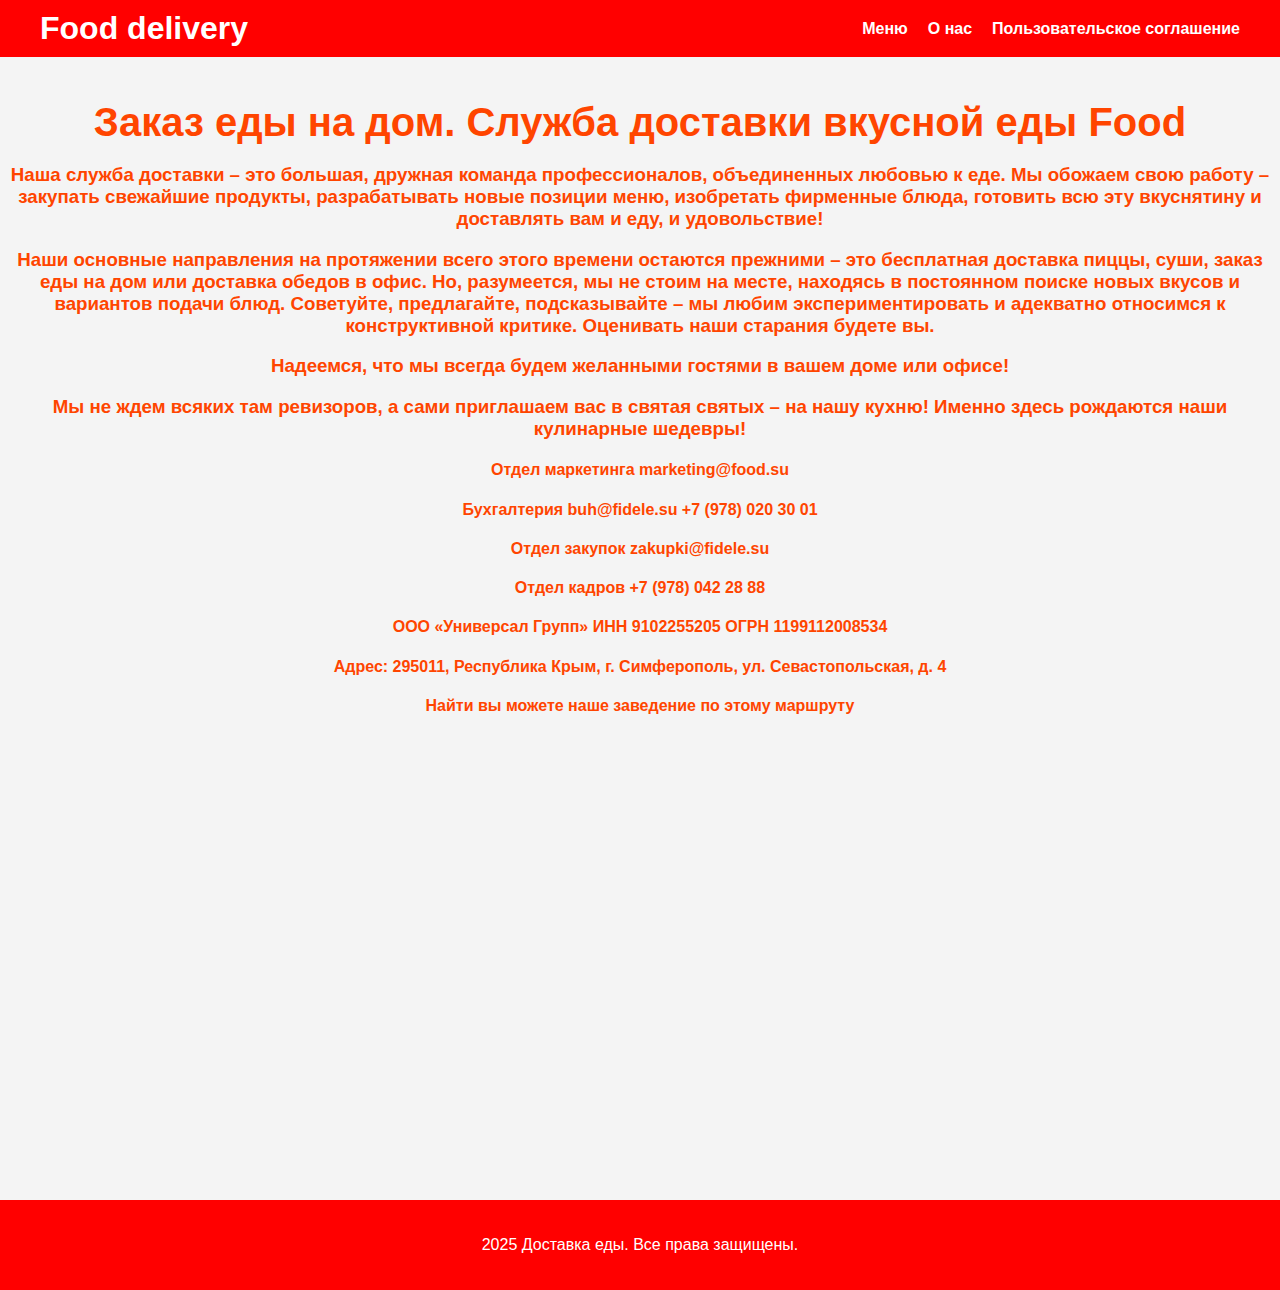
<file: index.html>
<!DOCTYPE html>
<html lang="ru">
<head>
    <meta charset="UTF-8">
    <meta name="viewport" content="width=device-width, initial-scale=1.0">
    <title>Доставка еды</title>
    <link rel="stylesheet" href="style.css">
</head>
<body>
    <header>
        <div class="container">
            <h1>Food delivery</h1>
            <nav>
                <ul>
                    <li><a href="menu.html">Меню</a></li>
                    <li><a href="index.html">О нас</a></li>
                    <li><a href="contact.html">Пользовательское соглашение</a></li>
                </ul>
            </nav>
        </div>
    </header>

    <section id="hero">
        <div class="container">
            <h2>Заказ еды на дом. Служба доставки вкусной еды Food</h2>
            <h3>Наша служба доставки – это большая, дружная команда профессионалов, объединенных любовью к еде. Мы обожаем свою работу – закупать свежайшие продукты, разрабатывать новые позиции меню, изобретать фирменные блюда, готовить всю эту вкуснятину и доставлять вам и еду, и удовольствие!</h3>

               <h3> Наши основные направления на протяжении всего этого времени остаются прежними – это бесплатная доставка пиццы, суши, заказ еды на дом или доставка обедов в офис. Но, разумеется, мы не стоим на месте, находясь в постоянном поиске новых вкусов и вариантов подачи блюд. Советуйте, предлагайте, подсказывайте – мы любим экспериментировать и адекватно относимся к конструктивной критике. Оценивать наши старания будете вы.</h3>
                
               <h3> Надеемся, что мы всегда будем желанными гостями в вашем доме или офисе!</h3>
                
                <h3>Мы не ждем всяких там ревизоров, а сами приглашаем вас в святая святых – на нашу кухню! Именно здесь рождаются наши кулинарные шедевры!</h3>
        <h4>Отдел маркетинга
                        marketing@food.su </h4>
                    <h4>Бухгалтерия
                        buh@fidele.su
                        +7 (978) 020 30 01</h4>
                    <h4>Отдел закупок
                        zakupki@fidele.su</h4>
                    <h4>Отдел кадров
                        +7 (978) 042 28 88</h4>
                    <h4>ООО «Универсал Групп»
                        ИНН 9102255205
                        ОГРН 1199112008534</h4>
                    <h4>Адрес: 295011, Республика Крым, г. Симферополь, ул. Севастопольская, д. 4</h4>
            <h4>Найти вы можете наше заведение по этому маршруту</h4>
                    <iframe src="https://www.google.com/maps/embed?pb=!1m18!1m12!1m3!1d90383.54831884126!2d34.09175264492186!3d44.93378963117879!2m3!1f0!2f0!3f0!3m2!1i1024!2i768!4f13.1!3m3!1m2!1s0x40eadded769692ff%3A0x41c7bf145e7a897e!2z0J_QsNGA0Log0LjQvNC10L3QuCDQrtGA0LjRjyDQkNC70LXQutGB0LXQtdCy0LjRh9CwINCT0LDQs9Cw0YDQuNC90LA!5e0!3m2!1sru!2s!4v1740148147198!5m2!1sru!2s" width="600" height="450" style="border:0;" allowfullscreen="" loading="lazy" referrerpolicy="no-referrer-when-downgrade"></iframe>
                 </div>
    </section>
    <footer>
        <div class="container">
            <p>2025 Доставка еды. Все права защищены.</p>
        </div>
    </footer>
</body>
</html>
</file>
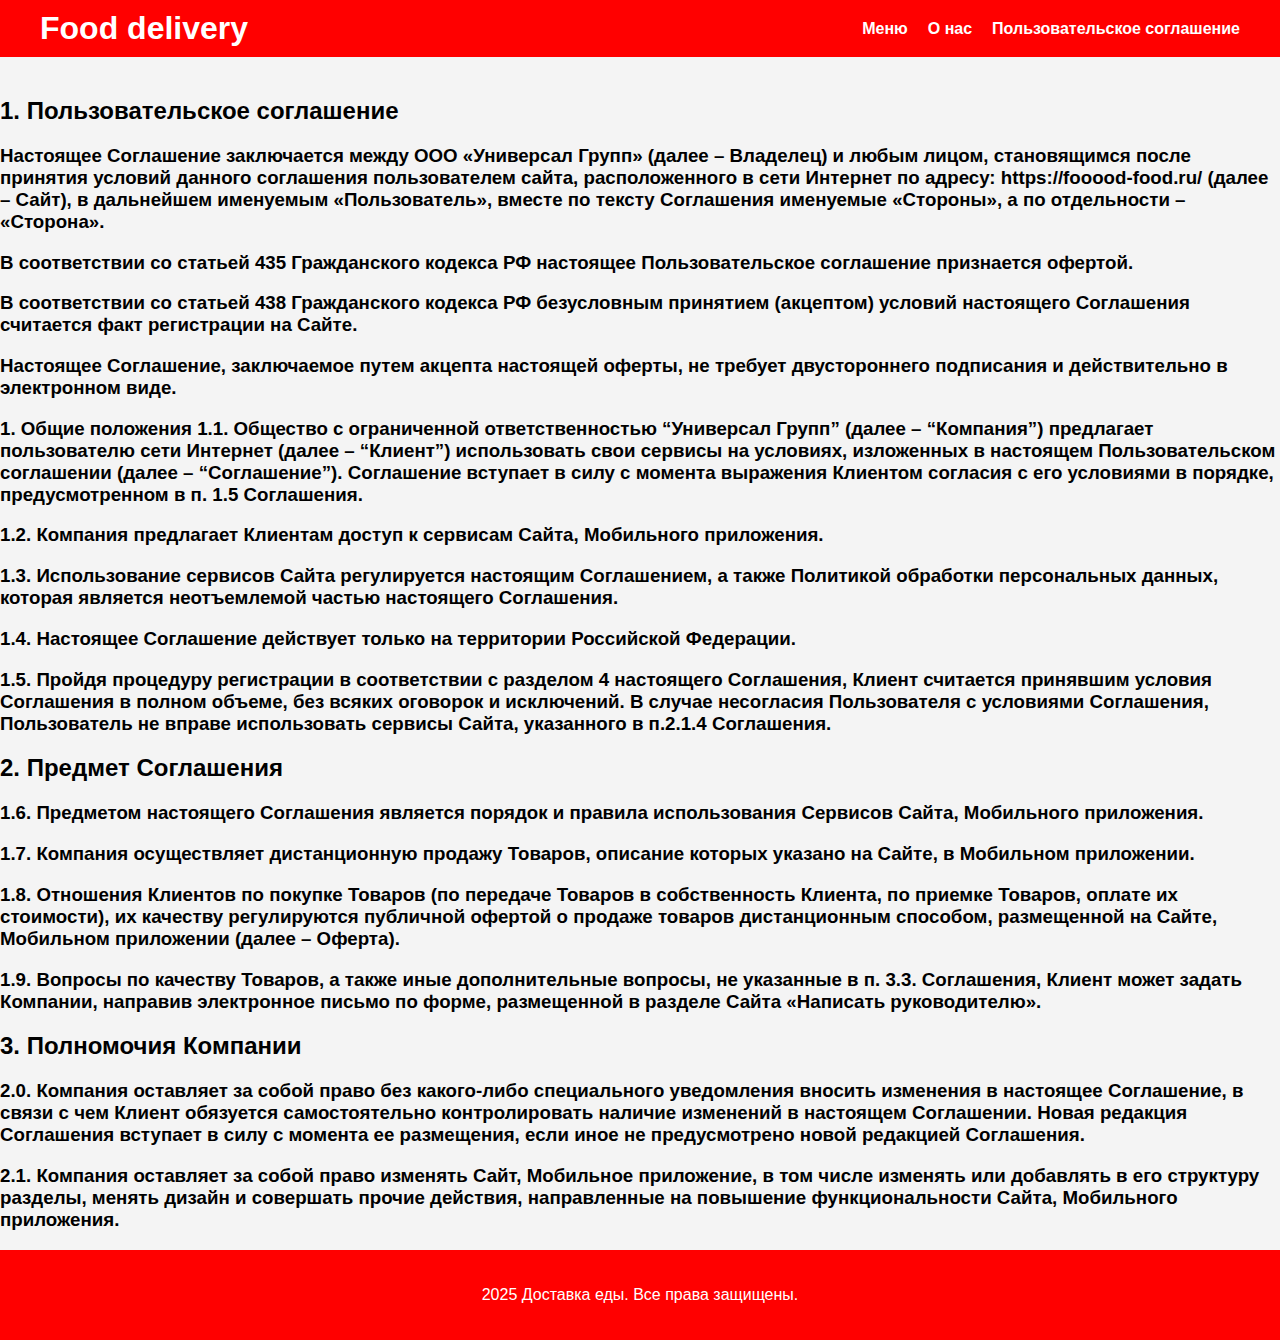
<file: contact.html>
<!DOCTYPE html>
<html lang="ru">
<head>
    <meta charset="UTF-8">
    <meta name="viewport" content="width=device-width, initial-scale=1.0">
    <title>Доставка еды</title>
    <link rel="stylesheet" href="style.css">
</head>
<body>
    <header>
        <div class="container">
            <h1>Food delivery</h1>
            <nav>
                <ul>
                    <li><a href="menu.html">Меню</a></li>
                    <li><a href="index.html">О нас</a></li>
                    <li><a href="contact.html">Пользовательское соглашение</a></li>
                </ul>
            </nav>
        </div>
    </header>

    <section id="hero">
        <div class="container">
        </div>
    </section>

   <h2> 1. Пользовательское соглашение</h2>
<h3>Настоящее Соглашение заключается между ООО «Универсал Групп» (далее – Владелец) и любым лицом, становящимся после принятия условий данного соглашения пользователем сайта, расположенного в сети Интернет по адресу: https://fooood-food.ru/ (далее – Сайт), в дальнейшем именуемым «Пользователь», вместе по тексту Соглашения именуемые «Стороны», а по отдельности – «Сторона».</h3>

<h3>В соответствии со статьей 435 Гражданского кодекса РФ настоящее Пользовательское соглашение признается офертой.</h3>

<h3>В соответствии со статьей 438 Гражданского кодекса РФ безусловным принятием (акцептом) условий настоящего Соглашения считается факт регистрации на Сайте.</h3>

<h3>Настоящее Соглашение, заключаемое путем акцепта настоящей оферты, не требует двустороннего подписания и действительно в электронном виде.</h3>

<h3>1. Общие положения
1.1. Общество с ограниченной ответственностью “Универсал Групп” (далее – “Компания”) предлагает пользователю сети Интернет (далее – “Клиент”) использовать свои сервисы на условиях, изложенных в настоящем Пользовательском соглашении (далее – “Соглашение”). Соглашение вступает в силу с момента выражения Клиентом согласия с его условиями в порядке, предусмотренном в п. 1.5 Соглашения.</h3>

<h3>1.2. Компания предлагает Клиентам доступ к сервисам Сайта, Мобильного приложения.</h3>

<h3>1.3. Использование сервисов Сайта регулируется настоящим Соглашением, а также Политикой обработки персональных данных, которая является неотъемлемой частью настоящего Соглашения.</h3>

<h3>1.4. Настоящее Соглашение действует только на территории Российской Федерации.</h3>

<h3>1.5. Пройдя процедуру регистрации в соответствии с разделом 4 настоящего Соглашения, Клиент считается принявшим условия Соглашения в полном объеме, без всяких оговорок и исключений. В случае несогласия Пользователя с условиями Соглашения, Пользователь не вправе использовать сервисы Сайта, указанного в п.2.1.4 Соглашения.</h3>

<h2>2. Предмет Соглашения</h2>
<h3>1.6. Предметом настоящего Соглашения является порядок и правила использования Сервисов Сайта, Мобильного приложения.</h3>

<h3>1.7. Компания осуществляет дистанционную продажу Товаров, описание которых указано на Сайте, в Мобильном приложении.</h3>

<h3>1.8. Отношения Клиентов по покупке Товаров (по передаче Товаров в собственность Клиента, по приемке Товаров, оплате их стоимости), их качеству регулируются публичной офертой о продаже товаров дистанционным способом, размещенной на Сайте, Мобильном приложении (далее – Оферта).</h3>

<h3>1.9. Вопросы по качеству Товаров, а также иные дополнительные вопросы, не указанные в п. 3.3. Соглашения, Клиент может задать Компании, направив электронное письмо по форме, размещенной в разделе Сайта «Написать руководителю».</h3>

<h2>3. Полномочия Компании</h2>
<h3>2.0. Компания оставляет за собой право без какого-либо специального уведомления вносить изменения в настоящее Соглашение, в связи с чем Клиент обязуется самостоятельно контролировать наличие изменений в настоящем Соглашении. Новая редакция Соглашения вступает в силу с момента ее размещения, если иное не предусмотрено новой редакцией Соглашения.</h3>

<h3>2.1. Компания оставляет за собой право изменять Сайт, Мобильное приложение, в том числе изменять или добавлять в его структуру разделы, менять дизайн и совершать прочие действия, направленные на повышение функциональности Сайта, Мобильного приложения.</h3>


    <footer>
        <div class="container">
            <p>2025 Доставка еды. Все права защищены.</p>
        </div>
    </footer>
</body>
</html>
</file>
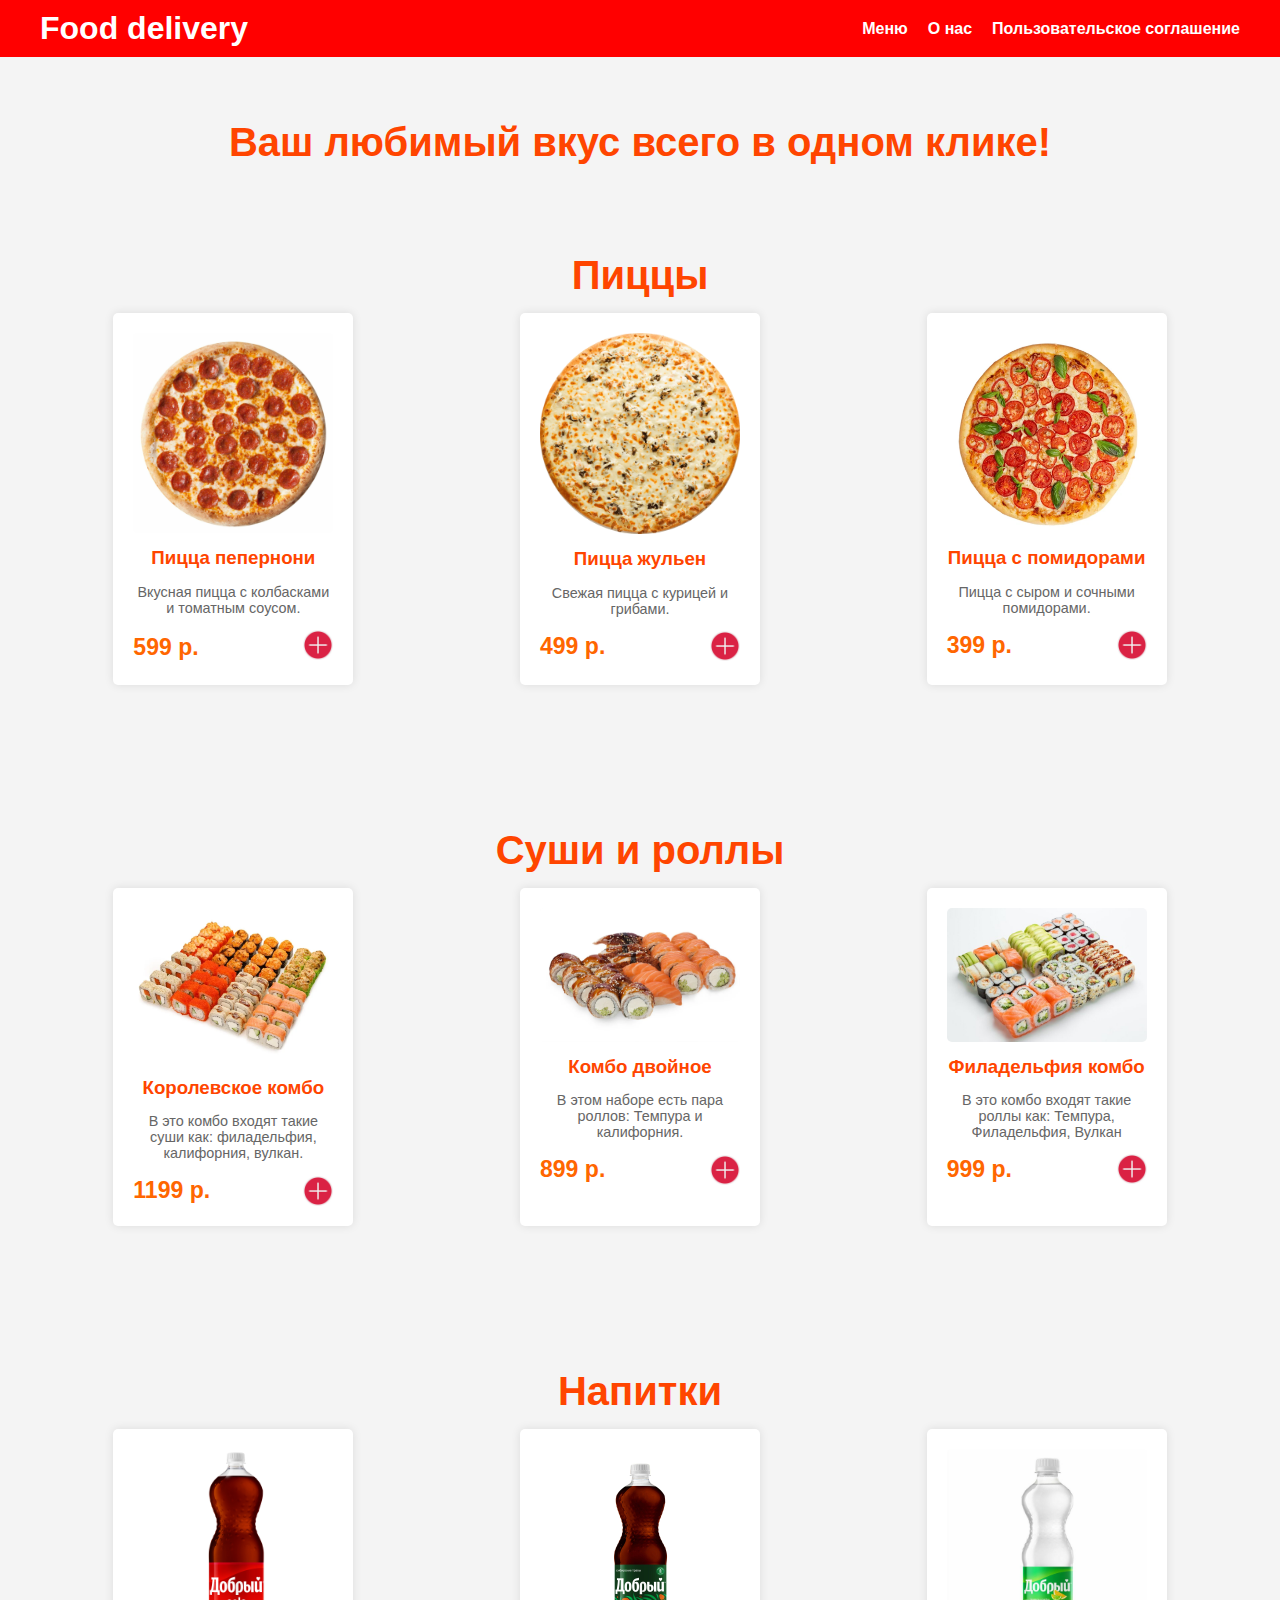
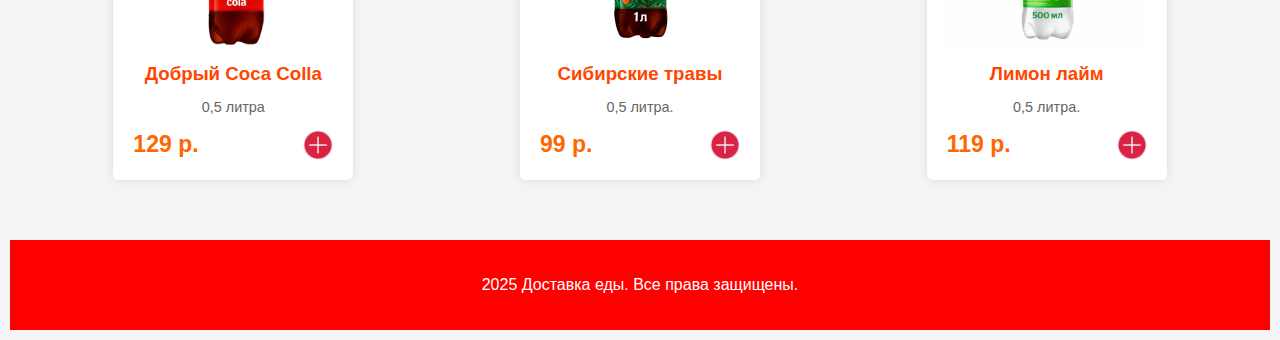
<file: menu.html>
<!DOCTYPE html>
<html lang="ru">
<head>
    <meta charset="UTF-8">
    <meta name="viewport" content="width=device-width, initial-scale=1.0">
    <title>Доставка еды</title>
    <link rel="stylesheet" href="style.css">
</head>
<body>
    <header>
        <div class="container">
            <h1>Food delivery</h1>
            <nav>
                <ul>
                    <li><a href="menu.html">Меню</a></li>
                    <li><a href="index.html">О нас</a></li>
                    <li><a href="contact.html">Пользовательское соглашение</a></li>
                </ul>
            </nav>
        </div>
    </header>

    <section id="hero">
    </section>

    <section id="hero">
        <div class="container">
            <h2>Ваш любимый вкус всего в одном клике!</h3>
    <section id="menu">
        <div class="container">
            <h2>Пиццы</h2>
            <div class="menu-items">
                <div class="menu-item">
                    <img src="img/5a3bc741a24fd925b648eefe_62696c01ad16d4.84420366.jpg" alt="Блюдо 1">
                    <h3>Пицца пепернони</h3>
                    <p>Вкусная пицца с колбасками и томатным соусом.</p>
                    <div class="price">
                        <span class="price">599 р.</span>
                    <a href=""><img src="img/plus_icon-icons.com_66467.png" alt="" class="plus"></a>
                    </div>
                    
                </div>
                <div class="menu-item">
                    <img src="img/жульен.webp" alt="Блюдо 2">
                    <h3>Пицца жульен</h3>
                    <p>Свежая пицца с курицей и грибами.</p>
                    <div class="price">
                        <span class="price">499 р.</span>
                    <img src="img/plus_icon-icons.com_66467.png" alt="" class="plus">
                    </div>
                </div>
                <div class="menu-item">
                    <img src="img/маргаритта пицца.webp" alt="Блюдо 3">
                    <h3>Пицца с помидорами</h3>
                    <p>Пицца с сыром и сочными помидорами.</p>
                    <div class="price">
                        <span class="price">399 р.</span>
                    <img src="img/plus_icon-icons.com_66467.png" alt="" class="plus">
                    </div>
                </div>
            </div>
        </div>
    </section>



    <section id="menu">
        <div class="container">
            <h2>Суши и роллы</h2>
            <div class="menu-items">
                <div class="menu-item">
                    <img src="img/суши набор номер 1.webp" alt="Блюдо 1">
                    <h3>Королевское комбо</h3>
                    <p> В это комбо входят такие суши как: филадельфия, калифорния, вулкан.</p>
                    <div class="price">
                        <span class="price">1199 р.</span>
                    <img src="img/plus_icon-icons.com_66467.png" alt="" class="plus">
                    </div>
                </div>
                <div class="menu-item">
                    <img src="img/суши набор номер 2.webp" alt="Блюдо 2">
                    <h3>Комбо двойное</h3>
                    <p>В этом наборе есть пара роллов: Темпура и калифорния.</p>
                    <div class="price">
                        <span class="price">899 р.</span>
                    <img src="img/plus_icon-icons.com_66467.png" alt="" class="plus">
                    </div>
                </div>
                <div class="menu-item">
                    <img src="img/суши набор номер 3.jpg" alt="Блюдо 3">
                    <h3>Филадельфия комбо</h3>
                    <p>В это комбо входят такие роллы как: Темпура, Филадельфия, Вулкан</p>
                    <div class="price">
                        <span class="price">999 р.</span>
                    <img src="img/plus_icon-icons.com_66467.png" alt="" class="plus">
                    </div>
                </div>
            </div>
        </div>
    </section>


    <section id="menu">
        <div class="container">
            <h2>Напитки</h2>
            <div class="menu-items">
                <div class="menu-item">
                    <img src="img/КОЛА.jpg" alt="Блюдо 1">
                    <h3>Добрый Coca Colla
                    </h3>
                    <p>0,5 литра</p>
                    <div class="price">
                        <span class="price">129 р.</span>
                    <img src="img/plus_icon-icons.com_66467.png" alt="" class="plus">
                    </div>
                </div>
                <div class="menu-item">
                    <img src="img/СИБИРСКИЕ ТРАВЫ.jpg" alt="Блюдо 2">
                    <h3>Сибирские травы</h3>
                    <p>0,5 литра.</p>
                    <div class="price">
                        <span class="price">99 р.</span>
                    <img src="img/plus_icon-icons.com_66467.png" alt="" class="plus">
                    </div>
                </div>
                <div class="menu-item">
                    <img src="img/ЛИМОН ЛАЙМ.jpg" alt="Блюдо 3">
                    <h3>Лимон лайм</h3>
                    <p>0,5 литра.</p>
                    <div class="price">
                        <span class="price">119 р.</span>
                    <img src="img/plus_icon-icons.com_66467.png" alt="" class="plus">
                    </div>
                </div>
            </div>
        </div>
    </section>


    <footer>
        <div class="container">
            <p>2025 Доставка еды. Все права защищены.</p>
        </div>
    </footer>
</body>
</html>
</file>
<file: style.css>
body {
    font-family: Arial, sans-serif;
    margin: 0;
    padding: 0;
    background-color: #f4f4f4;
}

header {
    background-color: red;
    color: #fff;
    padding: 10px 0;
}

header .container {
    display: flex;
    justify-content: space-between;
    align-items: center;
    max-width: 1200px;
    margin: 0 auto;
    padding: 0 20px;
}

header h1 {
    margin: 0;
}
@media screen and (max-width: 768px){
    header h1 {
        font-size: 26px;
    }
        }
    
nav ul {
    list-style: none;
    margin: 0;
    padding: 0;
    display: flex;
}

nav ul li {
    margin-left: 20px;
}

nav ul li a {
    color: #fff;
    text-decoration: none;
    font-weight: bold;
}

#hero {
    background: url('https://via.placeholder.com/1200x400') no-repeat center center/cover;
    color: orangered;
    text-align: center;
    padding: 10px;
    background-image: url(img/);
}

#hero h2 {
    font-size: 2.5em;
    margin-bottom: 5px;
}

.btn {
    background-color: #ff6600;
    color: #fff;
    padding: 10px 20px;
    text-decoration: none;
    border-radius: 5px;
    font-weight: bold;
}

#menu, #about, #contact {
    padding: 50px 20px;
    text-align: center;
}

.menu-items {
    display: flex;
    justify-content: space-around;
    flex-wrap: wrap;
}

.menu-item {
    background-color: #fff;
    padding: 20px;
    margin: 10px;
    border-radius: 5px;
    box-shadow: 0 0 10px rgba(0, 0, 0, 0.1);
    width: 200px;
}

.menu-item img {
    border-radius: 5px;
}

.menu-item h3 {
    margin: 10px 0;
}

.menu-item p {
    font-size: 0.9em;
    color: #666;
}

.price {
    font-size: 1.2em;
    color: #ff6600;
    font-weight: bold;
}

.plus{
    width: 30px;
}
.plus:hover{
    width: 35px;
}

.price{
    display: flex;
    justify-content: space-between;
    align-items: center;
}

footer {
    background-color: red;
    color: #fff;
    text-align: center;
    padding: 20px 0;
}

footer .container {
    max-width: 1200px;
    margin: 0 auto;
    padding: 0 20px;
}
.menu-item img{
    max-width: 100%;
}
.section-about-us__blok-info{
text-align: left;
}
 .section-about-us__blok-info{
    width: 150px;
 }
</file>
